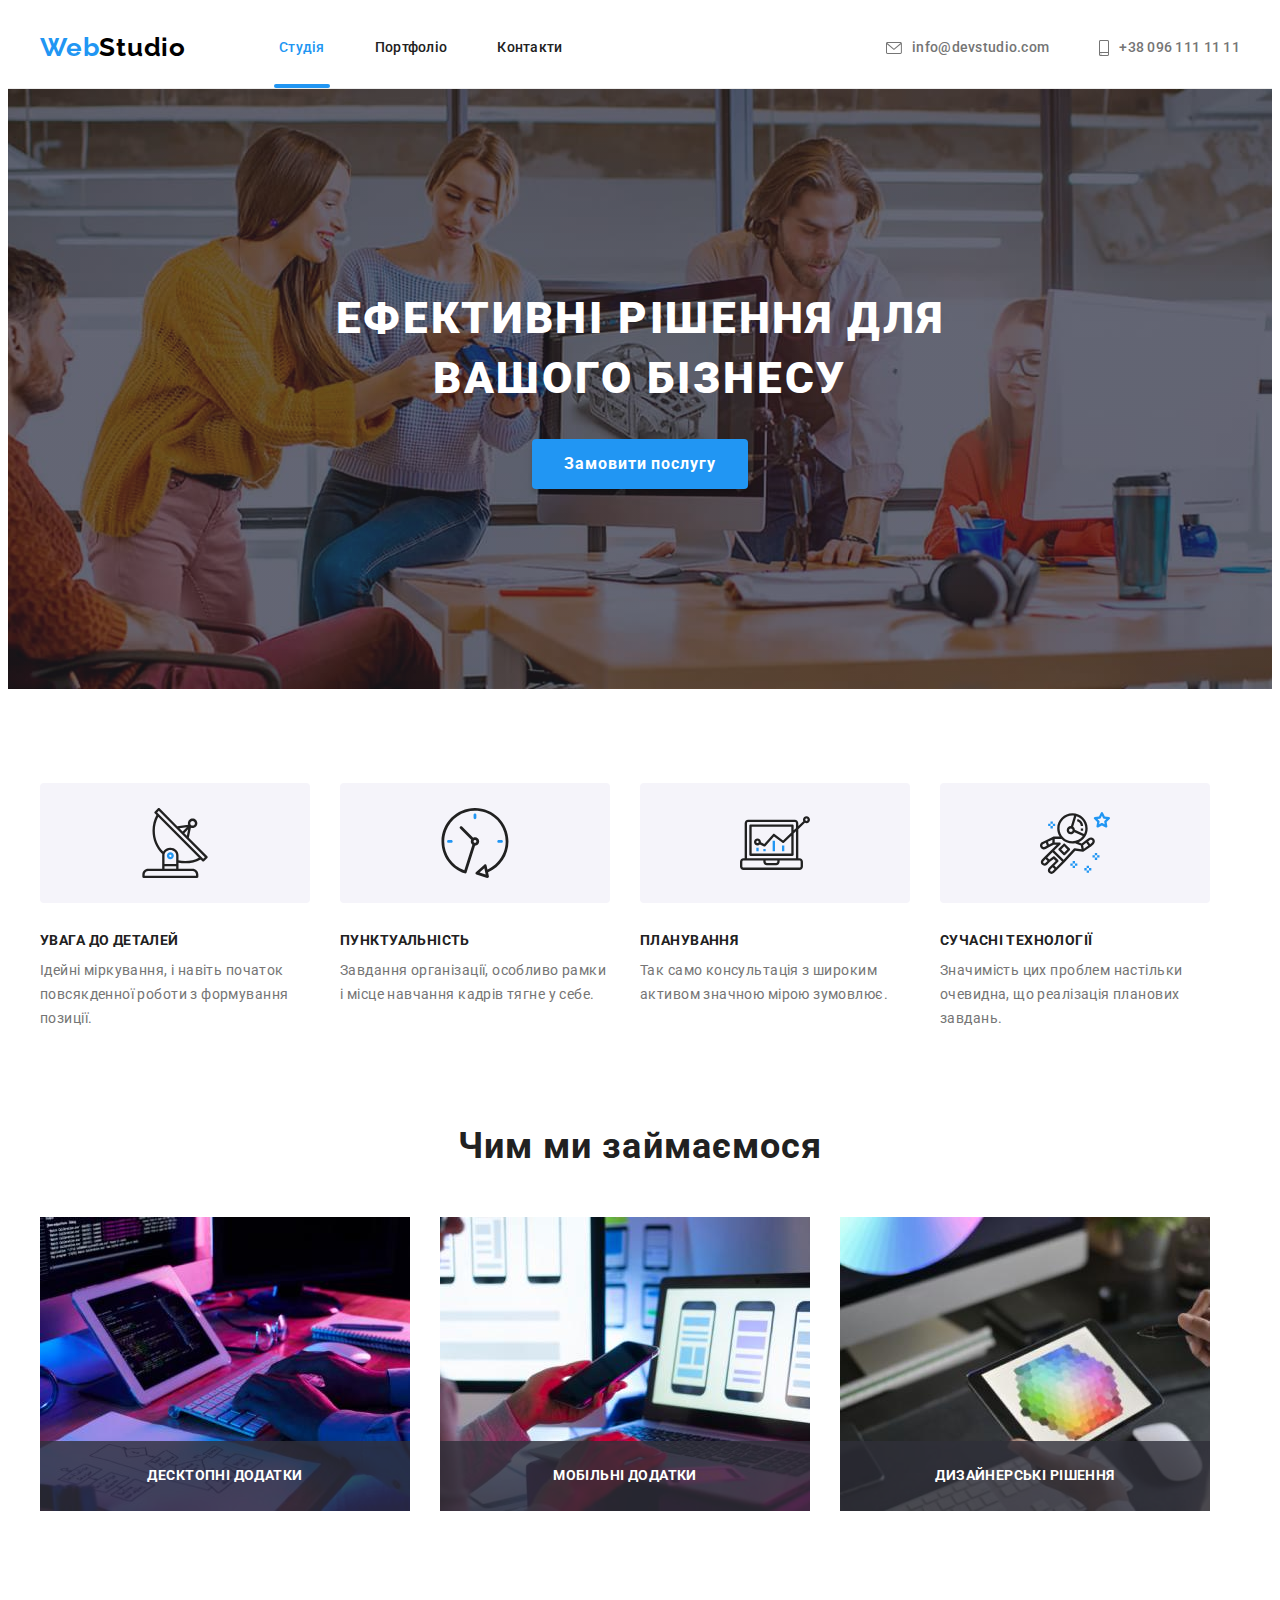
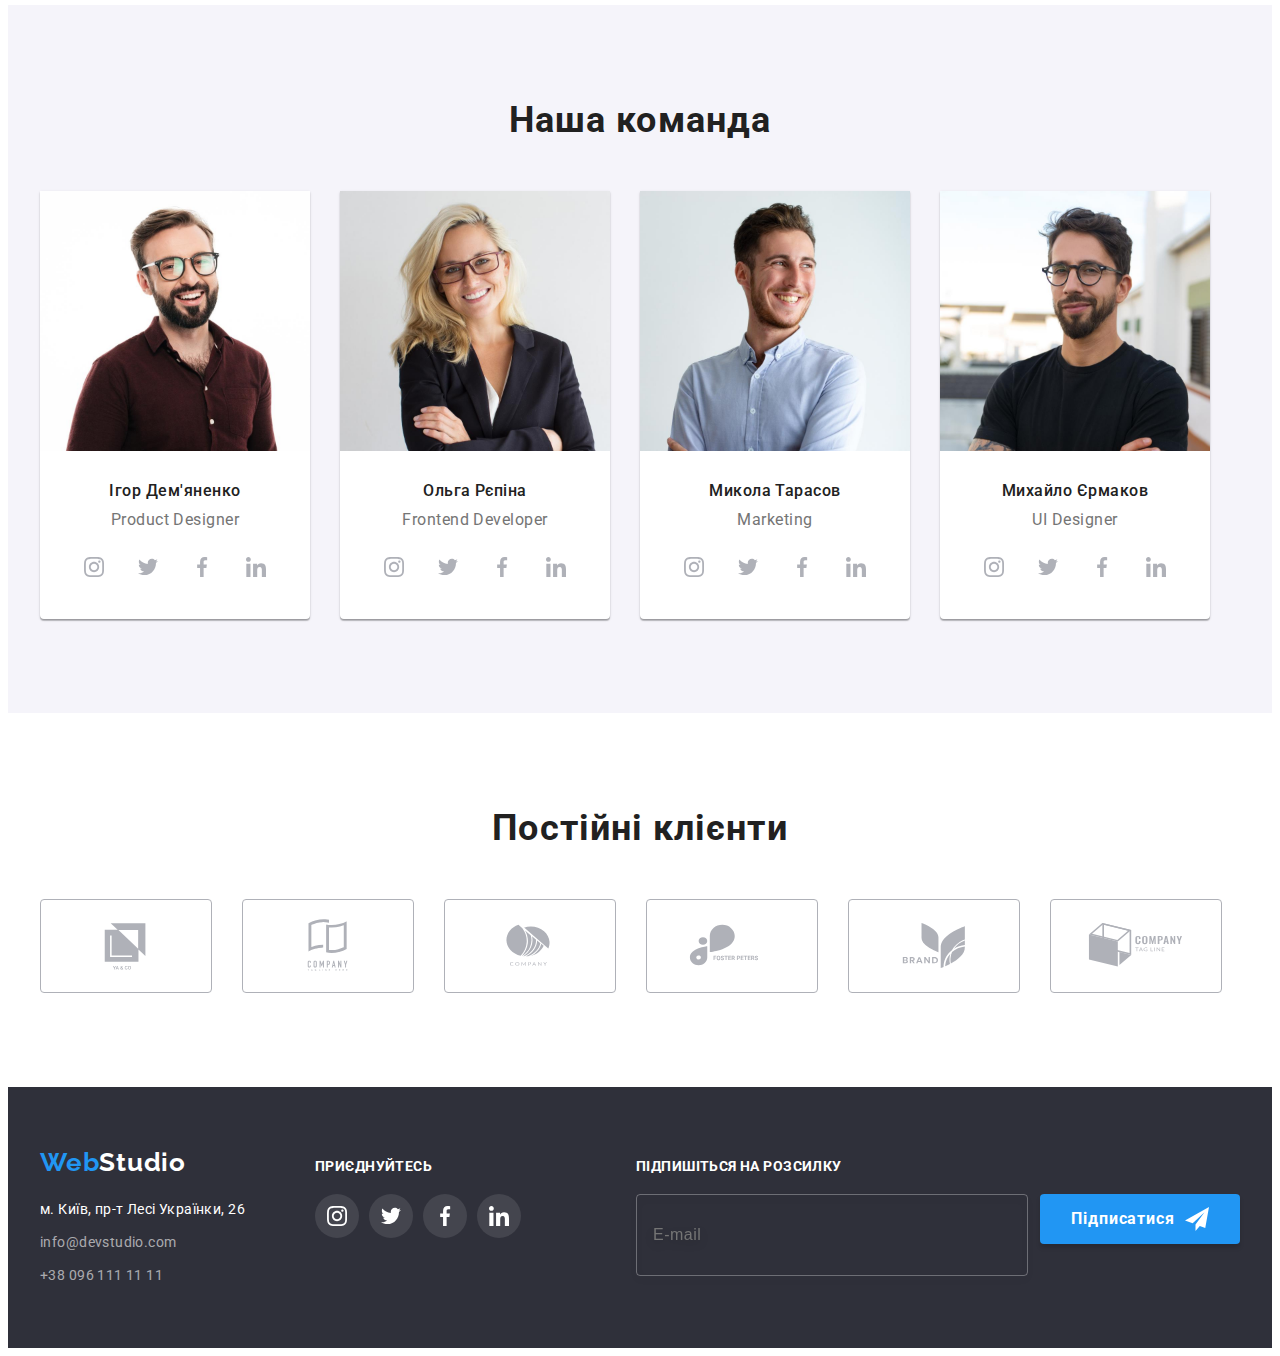
<file: index.html>
<!DOCTYPE html>
<html lang="uk">
  <head>
    <meta charset="utf-8" />
    <meta http-equiv="X-UA-Compatible" content="IE=edge" />
    <title>Web Studio</title>
    <!-- Fonts -->
    <link rel="preconnect" href="https://fonts.googleapis.com" />
    <link rel="preconnect" href="https://fonts.gstatic.com" crossorigin />
    <link
      href="https://fonts.googleapis.com/css2?family=Raleway:wght@700&family=Roboto:wght@400;500;700;900&display=swap"
      rel="stylesheet"
    />
    <!-- Modern Normalize -->
    <link
      rel="stylesheet"
      href="https://cdnjs.cloudflare.com/ajax/libs/modern-normalize/1.1.0/modern-normalize.min.css"
      integrity="sha512-wpPYUAdjBVSE4KJnH1VR1HeZfpl1ub8YT/NKx4PuQ5NmX2tKuGu6U/JRp5y+Y8XG2tV+wKQpNHVUX03MfMFn9Q=="
      crossorigin="anonymous"
      referrerpolicy="no-referrer"
    />
    <!-- Local Styles -->
    <link rel="stylesheet" href="./css/styles.css" />
  </head>

  <body class="page">
    <header class="pages-head">
      <div class="container">
        <nav class="head-nav">
          <a class="logo link" href="./index.html"><span class="logo-prime">Web</span>Studio</a>
          <ul class="list site-nav">
            <li><a href="./index.html" class="link current">Студія</a></li>
            <li><a href="./portfolio.html" class="link">Портфоліо</a></li>
            <li><a href="" class="link">Контакти</a></li>
          </ul>
        </nav>
        <ul class="list contact-list head-contacts">
          <li>
            <a href="mailto:info@devstudio.com" class="link">
              <svg class="icon mail-icon" width="16" height="12">
                <use href="./images/icons.svg#icon-envelope"></use>
              </svg>
              info@devstudio.com</a
            >
          </li>
          <li>
            <a href="tel:+380961111111" class="link">
              <svg class="icon tel-icon" width="10" height="16">
                <use href="./images/icons.svg#icon-smartphone"></use>
              </svg>
              +38 096 111 11 11</a
            >
          </li>
        </ul>
      </div>
    </header>

    <main>
      <section class="section hero">
        <div class="container">
          <h1 class="title hero-title">Ефективні рішення для вашого бізнесу</h1>
          <button data-modal-open type="button" class="button">Замовити послугу</button>
        </div>
      </section>

      <section class="section priorities-section">
        <div class="container">
          <h2 class="title section-title visually-hidden">Наші пріоритети</h2>
          <ul class="list priorities-list">
            <li>
              <div class="decoration">
                <svg class="icon" width="70" height="70">
                  <use href="./images/icons.svg#icon-antenna"></use>
                </svg>
              </div>
              <h3 class="title">УВАГА ДО ДЕТАЛЕЙ</h3>
              <p class="article">
                Ідейні міркування, і навіть початок повсякденної роботи з формування позиції.
              </p>
            </li>
            <li>
              <div class="decoration">
                <svg class="icon" width="70" height="70">
                  <use href="./images/icons.svg#icon-clock"></use>
                </svg>
              </div>
              <h3 class="title">ПУНКТУАЛЬНІСТЬ</h3>
              <p class="article">
                Завдання організації, особливо рамки і місце навчання кадрів тягне у себе.
              </p>
            </li>
            <li>
              <div class="decoration">
                <svg class="icon" width="70" height="70">
                  <use href="./images/icons.svg#icon-diagram"></use>
                </svg>
              </div>
              <h3 class="title">ПЛАНУВАННЯ</h3>
              <p class="article">Так само консультація з широким активом значною мірою зумовлює.</p>
            </li>
            <li>
              <div class="decoration">
                <svg class="icon" width="70" height="70">
                  <use href="./images/icons.svg#icon-astronaut"></use>
                </svg>
              </div>
              <h3 class="title">СУЧАСНІ ТЕХНОЛОГІЇ</h3>
              <p class="article">
                Значимість цих проблем настільки очевидна, що реалізація планових завдань.
              </p>
            </li>
          </ul>
        </div>
      </section>

      <section class="section work-section">
        <div class="container">
          <h2 class="title section-title">Чим ми займаємося</h2>
          <ul class="list work-list">
            <li>
              <div class="work-thumb">
                <img src="./images/index/laptop.jpg" alt="ноутбук" width="370" />
                <h3 class="title">Десктопні додатки</h3>
              </div>
            </li>
            <li>
              <div class="work-thumb">
                <img src="./images/index/phones.jpg" alt="смартфони" width="370" />
                <h3 class="title">Мобільні додатки</h3>
              </div>
            </li>
            <li>
              <div class="work-thumb">
                <img src="./images/index/tablet.jpg" alt="планшет" width="370" />
                <h3 class="title">Дизайнерські рішення</h3>
              </div>
            </li>
          </ul>
        </div>
      </section>

      <section class="section team-section">
        <div class="container">
          <h2 class="title section-title">Наша команда</h2>
          <ul class="list team-list">
            <li>
              <img
                class="image"
                src="./images/index/demianenko.jpg"
                alt="Product Designer"
                width="270"
              />
              <h3 class="title">Ігор Дем'яненко</h3>
              <p lang="en" class="article">Product Designer</p>
              <ul class="list socials">
                <li>
                  <a href="" target="_blank" rel="noopener noreferrer" class="link">
                    <svg class="icon" width="20" height="20">
                      <use href="./images/icons.svg#icon-instagram"></use>
                    </svg>
                  </a>
                </li>
                <li>
                  <a href="" target="_blank" rel="noopener noreferrer" class="link">
                    <svg class="icon" width="20" height="20">
                      <use href="./images/icons.svg#icon-twitter"></use>
                    </svg>
                  </a>
                </li>
                <li>
                  <a href="" target="_blank" rel="noopener noreferrer" class="link">
                    <svg class="icon" width="20" height="20">
                      <use href="./images/icons.svg#icon-facebook"></use>
                    </svg>
                  </a>
                </li>
                <li>
                  <a href="" target="_blank" rel="noopener noreferrer" class="link">
                    <svg class="icon" width="20" height="20">
                      <use href="./images/icons.svg#icon-linkedin"></use>
                    </svg>
                  </a>
                </li>
              </ul>
            </li>
            <li>
              <img
                class="image"
                src="./images/index/riepina.jpg"
                alt="Frontend Developer"
                width="270"
              />
              <h3 class="title">Ольга Рєпіна</h3>
              <p lang="en" class="article">Frontend Developer</p>
              <ul class="list socials">
                <li>
                  <a href="" target="_blank" rel="noopener noreferrer" class="link">
                    <svg class="icon" width="20" height="20">
                      <use href="./images/icons.svg#icon-instagram"></use>
                    </svg>
                  </a>
                </li>
                <li>
                  <a href="" target="_blank" rel="noopener noreferrer" class="link">
                    <svg class="icon" width="20" height="20">
                      <use href="./images/icons.svg#icon-twitter"></use>
                    </svg>
                  </a>
                </li>
                <li>
                  <a href="" target="_blank" rel="noopener noreferrer" class="link">
                    <svg class="icon" width="20" height="20">
                      <use href="./images/icons.svg#icon-facebook"></use>
                    </svg>
                  </a>
                </li>
                <li>
                  <a href="" target="_blank" rel="noopener noreferrer" class="link">
                    <svg class="icon" width="20" height="20">
                      <use href="./images/icons.svg#icon-linkedin"></use>
                    </svg>
                  </a>
                </li>
              </ul>
            </li>
            <li>
              <img class="image" src="./images/index/tarasov.jpg" alt="Marketing" width="270" />
              <h3 class="title">Микола Тарасов</h3>
              <p lang="en" class="article">Marketing</p>
              <ul class="list socials">
                <li>
                  <a href="" target="_blank" rel="noopener noreferrer" class="link">
                    <svg class="icon" width="20" height="20">
                      <use href="./images/icons.svg#icon-instagram"></use>
                    </svg>
                  </a>
                </li>
                <li>
                  <a href="" target="_blank" rel="noopener noreferrer" class="link">
                    <svg class="icon" width="20" height="20">
                      <use href="./images/icons.svg#icon-twitter"></use>
                    </svg>
                  </a>
                </li>
                <li>
                  <a href="" target="_blank" rel="noopener noreferrer" class="link">
                    <svg class="icon" width="20" height="20">
                      <use href="./images/icons.svg#icon-facebook"></use>
                    </svg>
                  </a>
                </li>
                <li>
                  <a href="" target="_blank" rel="noopener noreferrer" class="link">
                    <svg class="icon" width="20" height="20">
                      <use href="./images/icons.svg#icon-linkedin"></use>
                    </svg>
                  </a>
                </li>
              </ul>
            </li>
            <li>
              <img class="image" src="./images/index/jermakov.jpg" alt="UI Designer" width="270" />
              <h3 class="title">Михайло Єрмаков</h3>
              <p lang="en" class="article">UI Designer</p>
              <ul class="list socials">
                <li>
                  <a href="" target="_blank" rel="noopener noreferrer" class="link">
                    <svg class="icon" width="20" height="20">
                      <use href="./images/icons.svg#icon-instagram"></use>
                    </svg>
                  </a>
                </li>
                <li>
                  <a href="" target="_blank" rel="noopener noreferrer" class="link">
                    <svg class="icon" width="20" height="20">
                      <use href="./images/icons.svg#icon-twitter"></use>
                    </svg>
                  </a>
                </li>
                <li>
                  <a href="" target="_blank" rel="noopener noreferrer" class="link">
                    <svg class="icon" width="20" height="20">
                      <use href="./images/icons.svg#icon-facebook"></use>
                    </svg>
                  </a>
                </li>
                <li>
                  <a href="" target="_blank" rel="noopener noreferrer" class="link">
                    <svg class="icon" width="20" height="20">
                      <use href="./images/icons.svg#icon-linkedin"></use>
                    </svg>
                  </a>
                </li>
              </ul>
            </li>
          </ul>
        </div>
      </section>

      <section class="section clientage-section">
        <div class="container">
          <h2 class="title section-title">Постійні клієнти</h2>
          <ul class="list clientage-list">
            <li>
              <a class="link client-link" href="" target="_blank" rel="noopener noreferrer">
                <svg class="icon" width="106" height="60">
                  <use href="./images/icons.svg#icon-ya-co"></use>
                </svg>
              </a>
            </li>
            <li>
              <a class="link client-link" href="" target="_blank" rel="noopener noreferrer">
                <svg class="icon" width="106" height="60">
                  <use href="./images/icons.svg#icon-tag-line"></use>
                </svg>
              </a>
            </li>
            <li>
              <a class="link client-link" href="" target="_blank" rel="noopener noreferrer">
                <svg class="icon" width="106" height="60">
                  <use href="./images/icons.svg#icon-citrus"></use>
                </svg>
              </a>
            </li>
            <li>
              <a class="link client-link" href="" target="_blank" rel="noopener noreferrer">
                <svg class="icon" width="106" height="60">
                  <use href="./images/icons.svg#icon-foster-peters"></use>
                </svg>
              </a>
            </li>
            <li>
              <a class="link client-link" href="" target="_blank" rel="noopener noreferrer">
                <svg class="icon" width="106" height="60">
                  <use href="./images/icons.svg#icon-brand"></use>
                </svg>
              </a>
            </li>
            <li>
              <a class="link client-link" href="" target="_blank" rel="noopener noreferrer">
                <svg class="icon" width="106" height="60">
                  <use href="./images/icons.svg#icon-cube"></use>
                </svg>
              </a>
            </li>
          </ul>
        </div>
      </section>
    </main>

    <footer class="footer">
      <div class="container">
        <div class="address-block">
          <a class="logo link footer-logo" href="./index.html"
            ><span class="logo-prime">Web</span>Studio</a
          >
          <address class="address">
            <a
              href="https://goo.gl/maps/X5hqmzbYpQWMFNwu7"
              target="_blank"
              rel="noopener noreferrer"
              class="link post-address"
              >м. Київ, пр-т Лесі Українки, 26</a
            >
            <ul class="list contact-list footer-contacts">
              <li>
                <a href="mailto:info@devstudio.com" class="link">info@devstudio.com</a>
              </li>
              <li>
                <a href="tel:+380961111111" class="link">+38 096 111 11 11</a>
              </li>
            </ul>
          </address>
        </div>

        <div class="invitation">
          <h2 class="title footer-title">Приєднуйтесь</h2>
          <ul class="list socials">
            <li>
              <a href="" target="_blank" rel="noopener noreferrer" class="link">
                <svg class="icon" width="20" height="20">
                  <use href="./images/icons.svg#icon-instagram"></use>
                </svg>
              </a>
            </li>
            <li>
              <a href="" target="_blank" rel="noopener noreferrer" class="link">
                <svg class="icon" width="20" height="20">
                  <use href="./images/icons.svg#icon-twitter"></use>
                </svg>
              </a>
            </li>
            <li>
              <a href="" target="_blank" rel="noopener noreferrer" class="link">
                <svg class="icon" width="20" height="20">
                  <use href="./images/icons.svg#icon-facebook"></use>
                </svg>
              </a>
            </li>
            <li>
              <a href="" target="_blank" rel="noopener noreferrer" class="link">
                <svg class="icon" width="20" height="20">
                  <use href="./images/icons.svg#icon-linkedin"></use>
                </svg>
              </a>
            </li>
          </ul>
        </div>

        <div class="subscription">
          <h2 class="title footer-title">Підпишіться на розсилку</h2>
          <form name="subscription_form" class="subscription-form" action="">
            <input type="email" placeholder="E-mail" />
            <button class="button subscribe-button" type="submit">
              <span>Підписатися</span>
              <svg class="icon" width="24" height="24">
                <use href="./images/icons.svg#icon-send"></use>
              </svg>
            </button>
          </form>
        </div>
      </div>
    </footer>

    <!-- Modal wind -->
    <div data-modal class="backdrop is-hidden">
      <div class="modal">
        <button data-modal-close class="button modal-close-button">
          <svg class="icon" width="18" height="18">
            <use href="./images/icons.svg#icon-close"></use>
          </svg>
        </button>
        <h2 class="title">Залиште свої дані, ми вам передзвонимо</h2>
        <form name="callback_form" class="callback-form" action="">
          <label>
            <span>Ім'я</span>
            <div class="input-form">
              <input type="text" name="username" class="input-field" />
              <svg class="icon" width="18" height="18">
                <use href="./images/icons.svg#icon-person"></use>
              </svg>
            </div>
          </label>
          <label>
            <span>Телефон</span>
            <div class="input-form">
              <input type="tel" name="user_tel_number" class="input-field" />
              <svg class="icon" width="18" height="18">
                <use href="./images/icons.svg#icon-phone"></use>
              </svg>
            </div>
          </label>
          <label>
            <span>Пошта</span>
            <div class="input-form">
              <input type="email" name="user_email" class="input-field" />
              <svg class="icon" width="18" height="18">
                <use href="./images/icons.svg#icon-email"></use>
              </svg>
            </div>
          </label>
          <label class="comment-label">
            <span>Коментар</span>
            <textarea name="comment" placeholder="Введіть текст" class="input-field"></textarea>
          </label>
          <label class="checkbox-label">
            <div class="checkbox-icon">
              <input type="checkbox" name="mailings_consent" value="true" />
              <svg class="check-frame" width="16" height="15">
                <use href="./images/icons.svg#icon-check-frame"></use>
              </svg>
              <svg class="check-icon" width="16" height="15">
                <use href="./images/icons.svg#icon-check"></use>
              </svg>
            </div>
            <p>Погоджуюся з розсилкою та приймаю&nbsp;<a class="link" href="">Умови договору</a></p>
          </label>
          <button type="submit" class="button">Відправити</button>
        </form>
      </div>
    </div>

    <!-- Scripts -->
    <script src="./js/modal.js"></script>
  </body>
</html>
</file>
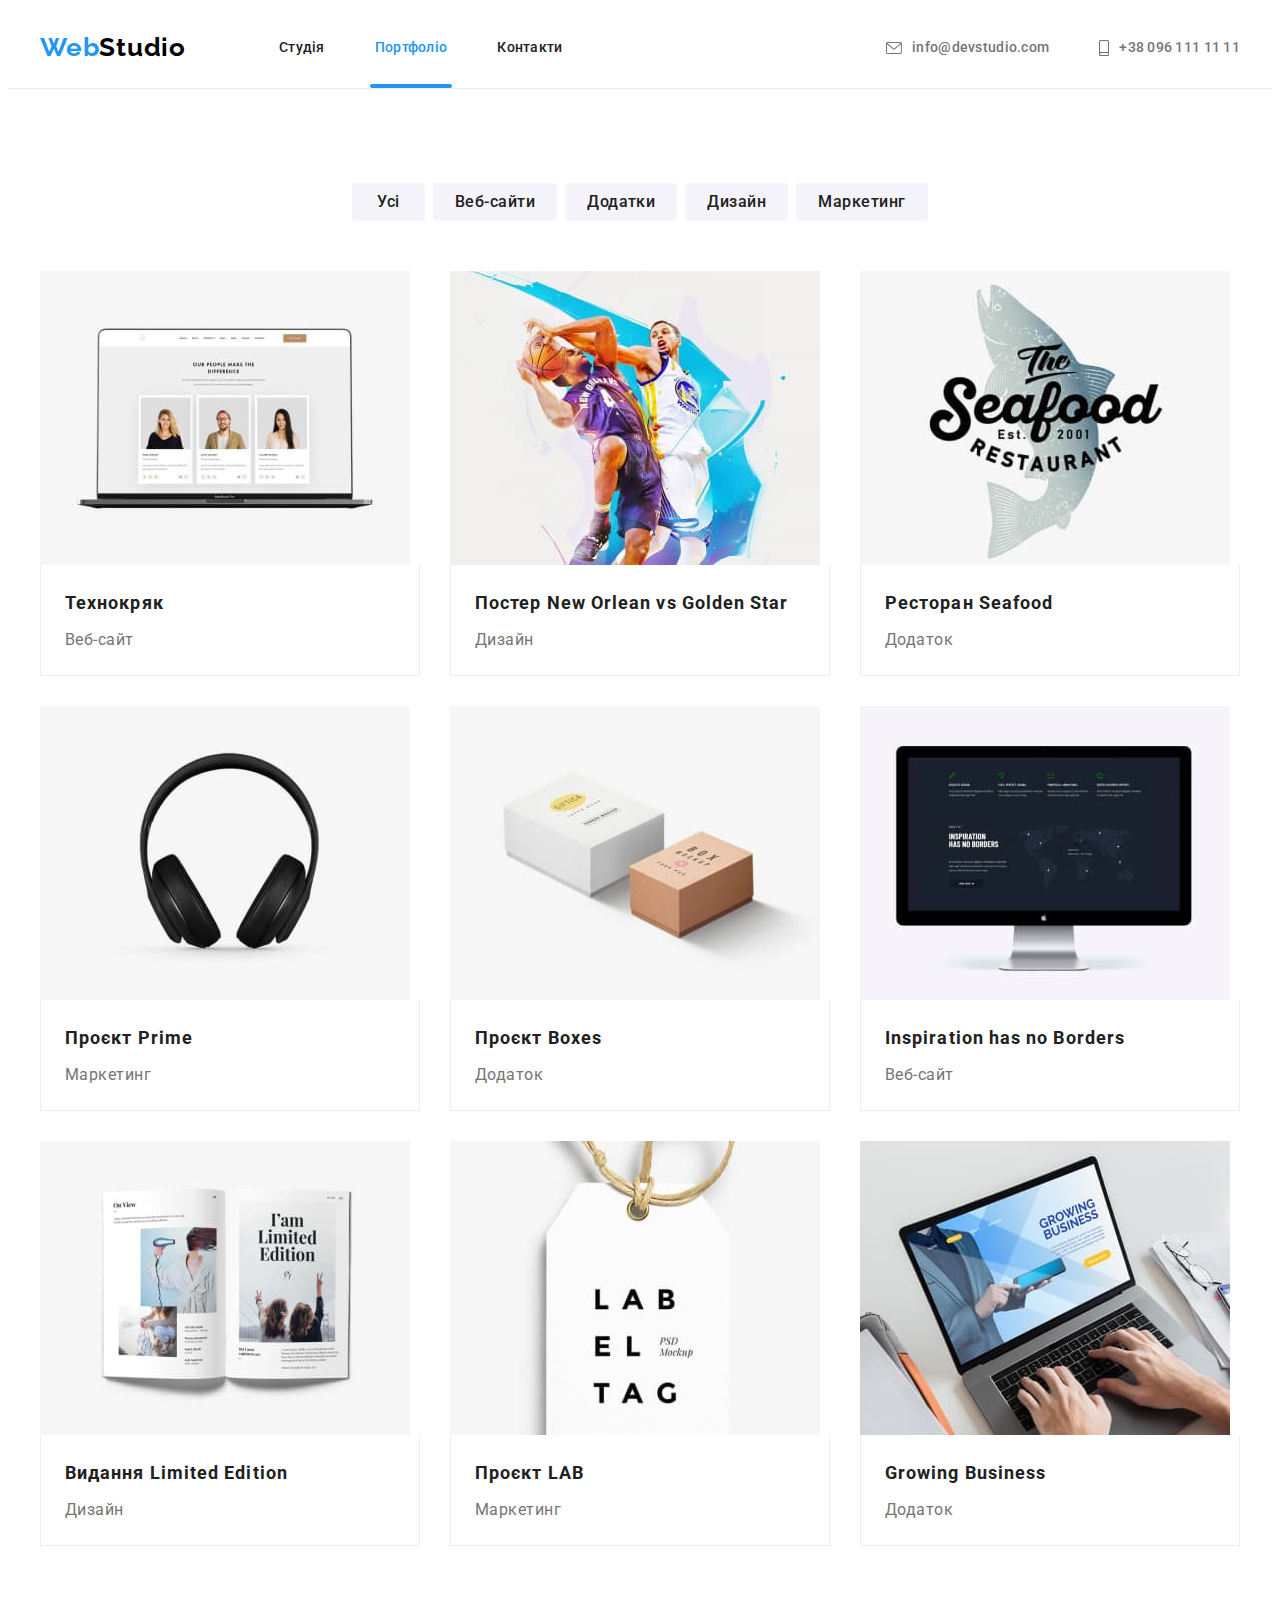
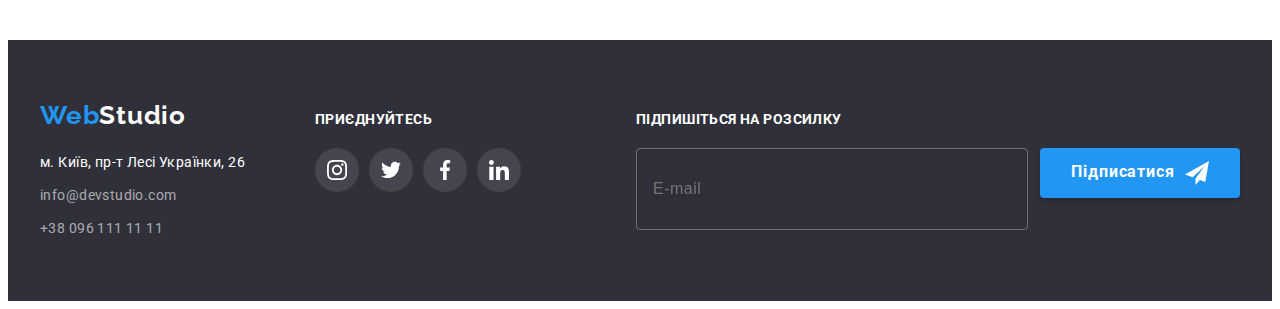
<file: portfolio.html>
<!DOCTYPE html>
<html lang="uk">
  <head>
    <meta charset="UTF-8" />
    <meta http-equiv="X-UA-Compatible" content="IE=edge" />
    <meta name="viewport" content="width=device-width, initial-scale=1.0" />
    <title>Document</title>
    <!-- Fonts -->
    <link rel="preconnect" href="https://fonts.googleapis.com" />
    <link rel="preconnect" href="https://fonts.gstatic.com" crossorigin />
    <link
      href="https://fonts.googleapis.com/css2?family=Raleway:wght@700&family=Roboto:wght@400;500;700;900&display=swap"
      rel="stylesheet"
    />
    <!-- Modern Normalize -->
    <link
      rel="stylesheet"
      href="https://cdnjs.cloudflare.com/ajax/libs/modern-normalize/1.1.0/modern-normalize.min.css"
      integrity="sha512-wpPYUAdjBVSE4KJnH1VR1HeZfpl1ub8YT/NKx4PuQ5NmX2tKuGu6U/JRp5y+Y8XG2tV+wKQpNHVUX03MfMFn9Q=="
      crossorigin="anonymous"
      referrerpolicy="no-referrer"
    />
    <!-- Local Styles -->
    <link rel="stylesheet" href="./css/styles.css" />
  </head>

  <body class="page">
    <header class="pages-head">
      <div class="container">
        <nav class="head-nav">
          <a class="logo link" href="./index.html"><span class="logo-prime">Web</span>Studio</a>
          <ul class="list site-nav">
            <li><a href="./index.html" class="link">Студія</a></li>
            <li>
              <a href="./portfolio.html" class="link current">Портфоліо</a>
            </li>
            <li><a href="" class="link">Контакти</a></li>
          </ul>
        </nav>
        <ul class="list contact-list head-contacts">
          <li>
            <a href="mailto:info@devstudio.com" class="link">
              <svg class="icon mail-icon" width="16" height="12">
                <use href="./images/icons.svg#icon-envelope"></use>
              </svg>
              info@devstudio.com</a
            >
          </li>
          <li>
            <a href="tel:+380961111111" class="link">
              <svg class="icon tel-icon" width="10" height="16">
                <use href="./images/icons.svg#icon-smartphone"></use>
              </svg>
              +38 096 111 11 11</a
            >
          </li>
        </ul>
      </div>
    </header>

    <main>
      <section class="section portfolio-section">
        <div class="container">
          <h1 class="visually-hidden">Портфоліо</h1>

          <ul class="list sort-list">
            <li><button type="button" class="button all-button">Усі</button></li>
            <li><button type="button" class="button">Веб-сайти</button></li>
            <li><button type="button" class="button">Додатки</button></li>
            <li><button type="button" class="button">Дизайн</button></li>
            <li><button type="button" class="button">Маркетинг</button></li>
          </ul>

          <ul class="list portfolio-list">
            <li class="">
              <div class="portfolio-thumb">
                <img
                  class="image"
                  src="./images/portfolio/technokriak-web.jpg"
                  alt="Сайт Технокряк"
                  width="370"
                />
                <p class="">
                  Технокряк - це сайт для злому Ваших цифрових аккаунтів. Хтось "крякнув" Ваш
                  банківський рахунок? Швидше за все, це були ми! Або ні)
                </p>
              </div>
              <div class="card-description">
                <h2 class="title">Технокряк</h2>
                <p class="article">Веб-сайт</p>
              </div>
            </li>
            <li class="">
              <div class="portfolio-thumb">
                <img
                  class="image"
                  src="./images/portfolio/basketball.jpg"
                  alt="Постер гри New Orlean vs Golden Star"
                  width="370"
                />
                <p class="">
                  Хочете знати, як прийшла ідея з дизайном цього постера? Наш фотограф просто
                  заставив баскетболістів цибнути у воду! Не питайте, як він це зробив!
                </p>
              </div>
              <div class="card-description">
                <h2 class="title">Постер New Orlean vs Golden Star</h2>
                <p class="article">Дизайн</p>
              </div>
            </li>
            <li class="">
              <div class="portfolio-thumb">
                <img
                  class="image"
                  src="./images/portfolio/seafood.jpg"
                  alt="Лого ресторану Seafood"
                  width="370"
                />
                <p class="">
                  The Seafood - єдиний в Техасі ресторан морської їжі! Тільки найсвіжіші продукти!
                  Присягаємось, що вся наша їжа була живою, коли її виловили із океану!
                </p>
              </div>
              <div class="card-description">
                <h2 class="title">Ресторан Seafood</h2>
                <p class="article">Додаток</p>
              </div>
            </li>
            <li class="">
              <div class="portfolio-thumb">
                <img
                  class="image"
                  src="./images/portfolio/prime.jpg"
                  alt="Дизайн проєкта Prime"
                  width="370"
                />
                <p class="">
                  Ми просто продаємо підробні китайські навушники. Чому Prime? А як ще заставити Вас
                  купити підробні китайські навушники?
                </p>
              </div>
              <div class="card-description">
                <h2 class="title">Проєкт Prime</h2>
                <p class="article">Маркетинг</p>
              </div>
            </li>
            <li class="">
              <div class="portfolio-thumb">
                <img
                  class="image"
                  src="./images/portfolio/boxes.jpg"
                  alt="Дизайн проєкта Boxes"
                  width="370"
                />
                <p class="">
                  Пропонуємо запакувати в наші коробочки все, що Ваша душа забажає, - від
                  подарункового мила до колишнього, який вибішує! ;)
                </p>
              </div>
              <div class="card-description">
                <h2 class="title">Проєкт Boxes</h2>
                <p class="article">Додаток</p>
              </div>
            </li>
            <li class="">
              <div class="portfolio-thumb">
                <img
                  class="image"
                  src="./images/portfolio/inspiration-web.jpg"
                  alt="Дизайн сайту Inspiration has no Borders"
                  width="370"
                />
                <p class="">
                  Наше натхнення не знає кордонів, тому ми вирішили зробити свій сайт в нудних
                  чорно-білих кольорах!
                </p>
              </div>
              <div class="card-description">
                <h2 class="title">Inspiration has no Borders</h2>
                <p class="article">Веб-сайт</p>
              </div>
            </li>
            <li class="">
              <div class="portfolio-thumb">
                <img
                  class="image"
                  src="./images/portfolio/limited-edition.jpg"
                  alt="Дизайн видання Limited Edition"
                  width="370"
                />
                <p class="">
                  Видання Limited Edition у найкращому вигляді реалізує Ваші амбітні плани із
                  задоволення Вашого Его і видасть Вам книгу у кількості 1шт.
                </p>
              </div>
              <div class="card-description">
                <h2 class="title">Видання Limited Edition</h2>
                <p class="article">Дизайн</p>
              </div>
            </li>
            <li class="">
              <div class="portfolio-thumb">
                <img
                  class="image"
                  src="./images/portfolio/lab.jpg"
                  alt="Дизайн проєкта LAB"
                  width="370"
                />
                <p class="">
                  Проєкт LAB - це амбіційний мертвонароджений проєкт з продажу лабораторних робіт із
                  оккультизму
                </p>
              </div>
              <div class="card-description">
                <h2 class="title">Проєкт LAB</h2>
                <p class="article">Маркетинг</p>
              </div>
            </li>
            <li class="">
              <div class="portfolio-thumb">
                <img
                  class="image"
                  src="./images/portfolio/growing-business.jpg"
                  alt="Дизайн Growing Business"
                  width="370"
                />
                <p class="">
                  Growing business - це сумнівна фірма, яка виманить у Вас останні гроші, щоб
                  посадити їх у благодатний грунт своїх кишень
                </p>
              </div>
              <div class="card-description">
                <h2 class="title">Growing Business</h2>
                <p class="article">Додаток</p>
              </div>
            </li>
          </ul>
        </div>
      </section>
    </main>

    <footer class="footer">
      <div class="container">
        <div class="address-block">
          <a class="logo link footer-logo" href="./index.html"
            ><span class="logo-prime">Web</span>Studio</a
          >
          <address class="address">
            <a
              href="https://goo.gl/maps/X5hqmzbYpQWMFNwu7"
              target="_blank"
              rel="noopener noreferrer"
              class="link post-address"
              >м. Київ, пр-т Лесі Українки, 26</a
            >
            <ul class="list contact-list footer-contacts">
              <li>
                <a href="mailto:info@devstudio.com" class="link">info@devstudio.com</a>
              </li>
              <li>
                <a href="tel:+380961111111" class="link">+38 096 111 11 11</a>
              </li>
            </ul>
          </address>
        </div>

        <div class="invitation">
          <h2 class="title footer-title">Приєднуйтесь</h2>
          <ul class="list socials">
            <li>
              <a href="" target="_blank" rel="noopener noreferrer" class="link">
                <svg class="icon" width="20" height="20">
                  <use href="./images/icons.svg#icon-instagram"></use>
                </svg>
              </a>
            </li>
            <li>
              <a href="" target="_blank" rel="noopener noreferrer" class="link">
                <svg class="icon" width="20" height="20">
                  <use href="./images/icons.svg#icon-twitter"></use>
                </svg>
              </a>
            </li>
            <li>
              <a href="" target="_blank" rel="noopener noreferrer" class="link">
                <svg class="icon" width="20" height="20">
                  <use href="./images/icons.svg#icon-facebook"></use>
                </svg>
              </a>
            </li>
            <li>
              <a href="" target="_blank" rel="noopener noreferrer" class="link">
                <svg class="icon" width="20" height="20">
                  <use href="./images/icons.svg#icon-linkedin"></use>
                </svg>
              </a>
            </li>
          </ul>
        </div>

        <div class="subscription">
          <h2 class="title footer-title">Підпишіться на розсилку</h2>
          <form name="subscription_form" class="subscription-form" action="">
            <input type="email" placeholder="E-mail" />
            <button class="button subscribe-button" type="submit">
              <span>Підписатися</span>
              <svg class="icon" width="24" height="24">
                <use href="./images/icons.svg#icon-send"></use>
              </svg>
            </button>
          </form>
        </div>
      </div>
    </footer>
  </body>
</html>
</file>
<file: css/styles.css>
:root {
  --main-font-family: 'Roboto';
  --main-font-style: normal;

  --main-text-color: #757575;
  --clear-white-color: #ffffff;
  --titles-color: #212121;
  --brand-color: #2196f3;
  --page-background-color: #f5f5f5;
  --hero-background-color: #c4c4c4;

  --page-width: 1600px;
  --container-width: 1200px;

  --normal-transition-duration: 250ms;
  --normal-transition-timing-function: cubic-bezier(0.4, 0, 0.2, 1);
}

p {
  margin: 0;
}

img {
  display: block;
}

svg {
  display: block;
}

.page {
  font-family: var(--main-font-family), sans-serif;
  font-size: 14px;
  color: var(--main-text-color);

  background-color: var(--clear-white-color);
}

.section {
  padding-top: 94px;
  padding-bottom: 94px;
}

.container {
  margin: 0 auto;
  padding-left: 15px;
  padding-right: 15px;

  width: var(--container-width);
}

.title {
  margin-top: 0;
  margin-bottom: 0;

  color: var(--titles-color);
}

.section-title {
  margin-bottom: 50px;
  margin-left: auto;
  margin-right: auto;

  font-size: 36px;
  line-height: 1.17;
  letter-spacing: 0.03em;
  text-align: center;
}

.visually-hidden {
  position: absolute;
  white-space: nowrap;
  width: 1px;
  height: 1px;
  overflow: hidden;
  border: 0;
  padding: 0;
  clip: rect(0 0 0 0);
  clip-path: inset(50%);
  margin: -1px;
}

.list {
  margin: 0;
  padding: 0;

  list-style: none;
}

.link {
  display: inline-flex;
  margin: 0;

  text-decoration: none;
}

.button {
  display: inline-flex;
  margin: 0;

  font-family: var(--main-font-family), sans-serif;
  font-style: var(--main-font-style);

  cursor: pointer;
}

/* Header */
.pages-head {
  margin-left: auto;
  margin-right: auto;

  border-bottom: 1px solid #ececec;
}

.pages-head .container {
  display: flex;
}

.head-nav {
  display: flex;
  margin-right: auto;
}

/* Site-nav */
.site-nav {
  display: flex;
}

.site-nav > li:not(:last-child) {
  margin-right: 50px;
}

.site-nav .link {
  padding-top: 32px;
  padding-bottom: 32px;

  font-weight: 500;
  line-height: 1.14;
  letter-spacing: 0.02em;

  color: var(--titles-color);

  transition-duration: var(--normal-transition-duration);
  transition-timing-function: var(--normal-transition-timing-function);
  transition-property: color;
}

.site-nav .link:hover,
.site-nav .link:focus {
  color: var(--brand-color);
}

/* Logo */
.logo {
  margin-right: 93px;

  padding-top: 24px;
  padding-bottom: 25px;

  font-family: 'Raleway', sans-serif;
  font-style: normal;
  font-weight: 700;
  font-size: 26px;
  line-height: 1.19;
  letter-spacing: 0.03em;

  color: #000000;
}

.logo-prime {
  color: var(--brand-color);
}

.link.current {
  position: relative;

  color: var(--brand-color);
}

.link.current::after {
  --width-difference: 10px;

  position: absolute;
  content: '';
  bottom: 0px;
  left: calc(0px - var(--width-difference) * 0.5);

  width: calc(100% + var(--width-difference));
  height: 4px;
  background: var(--brand-color);
  border-radius: 2px;
}

/* Contakts */
.head-contacts {
  display: flex;
}

.head-contacts > li:not(:last-child) {
  margin-right: 50px;
}

.head-contacts .link {
  padding-top: 32px;
  padding-bottom: 32px;

  align-items: center;
}

.contact-list .link {
  font-weight: 500;
  line-height: 1.14;
  letter-spacing: 0.02em;

  color: var(--main-text-color);

  transition-duration: var(--normal-transition-duration);
  transition-timing-function: var(--normal-transition-timing-function);
  transition-property: color;
}

.contact-list .link:hover,
.contact-list .link:focus {
  color: var(--brand-color);
}

.mail-icon,
.tel-icon {
  margin-right: 10px;

  fill: currentColor;
}

/* Main in index.html*/
/* Hero section*/
.hero {
  margin-left: auto;
  margin-right: auto;

  max-width: 1600px;

  padding-top: 200px;
  padding-bottom: 200px;
  text-align: center;

  background-image: linear-gradient(to right, rgba(47, 48, 58, 0.4), rgba(47, 48, 58, 0.4)),
    url(../images/background-images/background-header.jpg);
  background-repeat: no-repeat;
  background-position: center;
  background-size: var(--page-width);
  background-color: var(--hero-background-color);
}

.hero-title {
  margin-left: auto;
  margin-right: auto;
  margin-bottom: 30px;

  width: 696px;

  font-weight: 900;
  font-size: 44px;
  line-height: 1.36;
  letter-spacing: 0.06em;

  color: var(--clear-white-color);

  text-transform: uppercase;
}

.hero .button {
  padding: 10px 32px;

  font-weight: 700;
  font-size: 16px;
  line-height: 1.88;
  letter-spacing: 0.06em;

  color: var(--clear-white-color);

  background-color: var(--brand-color);

  box-shadow: 0px 4px 4px rgba(0, 0, 0, 0.15);
  border-radius: 4px;
  border: none;

  transition-duration: var(--normal-transition-duration);
  transition-timing-function: var(--normal-transition-timing-function);
  transition-property: background-color;
}

.hero .button:hover,
.hero .button:focus {
  background-color: #188ce8;
}

/* Priorities section */
.priorities-list {
  display: flex;
}

.priorities-list > li {
  width: 270px;
}

.priorities-list > li:not(:last-child) {
  margin-right: 30px;
}

.priorities-list .title {
  margin-bottom: 10px;

  font-size: 14px;
  line-height: 1.14;
  letter-spacing: 0.03em;
  text-transform: uppercase;
}

.priorities-list .article {
  line-height: 1.71;
  letter-spacing: 0.03em;
}

.decoration {
  display: flex;
  margin-bottom: 30px;
  height: 120px;

  align-items: center;
  justify-content: center;

  background-color: #f5f4fa;
  border-radius: 4px;
}

/* Work section */
.work-section {
  padding-top: 0px;
}

.work-list {
  display: flex;
}

.work-list > li {
  width: 370px;
}

.work-list > li:not(:last-child) {
  margin-right: 30px;
}

.work-thumb {
  position: relative;

  text-align: center;
}

.work-thumb .title {
  position: absolute;
  bottom: 0px;

  width: 100%;
  padding-top: 27px;
  padding-bottom: 27px;

  font-size: 14px;
  line-height: 1.14;
  letter-spacing: 0.03em;
  text-transform: uppercase;

  color: var(--clear-white-color);
  background-color: rgba(47, 48, 58, 0.8);
}

/* Team section */
.team-section {
  background-color: #f5f4fa;
}

.team-list {
  display: flex;
}

.team-list > li {
  padding-bottom: 30px;

  width: 270px;

  background-color: var(--clear-white-color);
  box-shadow: 0px 1px 3px rgba(0, 0, 0, 0.12), 0px 1px 1px rgba(0, 0, 0, 0.14),
    0px 2px 1px rgba(0, 0, 0, 0.2);
  border-radius: 0px 0px 4px 4px;
}

.team-list > li:not(:last-child) {
  margin-right: 30px;
}

.team-list .image {
  margin-bottom: 30px;
}

.team-list .title {
  margin-bottom: 10px;

  font-weight: 500;
  font-size: 16px;
  line-height: 1.19;
  letter-spacing: 0.03em;

  text-align: center;
}

.team-list .article {
  margin-bottom: 16px;

  font-size: 16px;
  line-height: 1.19;
  letter-spacing: 0.03em;

  text-align: center;
}

.socials {
  display: flex;
  flex-wrap: wrap;
  gap: 10px;
  justify-content: center;
}

.socials .link {
  width: 44px;
  height: 44px;
  align-items: center;
  justify-content: center;

  color: #afb1b8;

  border-radius: 50%;

  transition-duration: var(--normal-transition-duration);
  transition-timing-function: var(--normal-transition-timing-function);
  transition-property: color, background-color;
}

.socials .link:hover,
.socials .link:focus {
  color: var(--clear-white-color);
  background-color: var(--brand-color);
}

.socials .icon {
  fill: currentColor;
}

/* Clientage section */
.clientage-list {
  display: flex;
  gap: 30px;
}

.client-link {
  width: 170px;
  height: 92px;

  align-items: center;
  justify-content: center;

  color: #afb1b8;

  border: 1px solid #afb1b8;
  border-radius: 4px;

  transition-duration: var(--normal-transition-duration);
  transition-timing-function: var(--normal-transition-timing-function);
  transition-property: color, border-color;
}

.client-link:hover,
.client-link:focus {
  color: var(--brand-color);
  border-color: var(--brand-color);
}

.client-link .icon {
  fill: currentColor;
}

/* Footer */
.footer {
  padding-top: 60px;
  padding-bottom: 60px;

  background-color: #2f303a;
}

.footer .container {
  display: flex;

  align-items: baseline;
}

.address-block {
  margin-right: 70px;
}

.footer-logo {
  margin-right: auto;
  margin-bottom: 20px;
  padding: 0px;
  color: var(--clear-white-color);
}

.address {
  font-style: var(--main-font-style);
}

.post-address {
  margin-bottom: 9px;

  line-height: 1.71;
  letter-spacing: 0.03em;

  color: var(--clear-white-color);

  transition-duration: var(--normal-transition-duration);
  transition-timing-function: var(--normal-transition-timing-function);
  transition-property: color;
}

.post-address:hover,
.post-address:focus {
  color: var(--brand-color);
}

.footer-contacts li:not(:last-child) {
  margin-bottom: 9px;
}

.footer-contacts .link {
  font-weight: 400;
  line-height: 1.71;
  letter-spacing: 0.03em;

  color: rgba(255, 255, 255, 0.6);
}

.invitation {
  margin-right: auto;
}

.footer-title {
  margin-bottom: 20px;

  font-size: 14px;
  line-height: 1.17;
  letter-spacing: 0.03em;
  text-transform: uppercase;

  color: var(--clear-white-color);
}

.invitation .link {
  color: var(--clear-white-color);
  background-color: rgba(255, 255, 255, 0.1);
}

.subscription-form {
  display: flex;
}

.subscription-form > input {
  width: 358px;
  height: 50px;
  margin-right: 12px;
  padding: 15px 16px;

  font-size: 16px;
  line-height: 1.25;
  letter-spacing: 0.03em;

  color: var(--clear-white-color);
  background-color: inherit;

  border: 1px solid rgba(255, 255, 255, 0.3);
  filter: drop-shadow(0px 4px 4px rgba(0, 0, 0, 0.15));
  border-radius: 4px;
}

.subscribe-button {
  width: 200px;
  height: 50px;

  align-items: center;
  justify-content: center;

  font-weight: 700;
  font-size: 16px;
  line-height: 1.88;
  letter-spacing: 0.06em;

  color: var(--clear-white-color);
  background-color: var(--brand-color);

  box-shadow: 0px 4px 4px rgba(0, 0, 0, 0.15);
  border-radius: 4px;
  border: none;

  transition-duration: var(--normal-transition-duration);
  transition-timing-function: var(--normal-transition-timing-function);
  transition-property: background-color;
}

.subscribe-button:hover,
.subscribe-button:focus {
  background-color: #188ce8;
}

.subscribe-button > span {
  margin-right: 10px;
}

.subscribe-button .icon {
  fill: currentColor;
}

/* Modal wind */
.backdrop {
  position: fixed;
  top: 0;
  left: 0;
  width: 100%;
  height: 100%;

  background-color: rgba(0, 0, 0, 0.2);

  transition-duration: var(--normal-transition-duration);
  transition-timing-function: var(--normal-transition-timing-function);
  transition-property: visibility, opacity;
}

.backdrop.is-hidden {
  visibility: hidden;
  opacity: 0;
  pointer-events: none;
}

.modal {
  position: absolute;
  top: 50%;
  left: 50%;
  transform: translate(-50%, -50%);

  min-width: 528px;
  min-height: 581px;
  padding: 40px;

  box-shadow: 0px 1px 3px rgba(0, 0, 0, 0.12), 0px 1px 1px rgba(0, 0, 0, 0.14),
    0px 2px 1px rgba(0, 0, 0, 0.2);
  border-radius: 4px;
  background-color: var(--clear-white-color);

  opacity: 1;

  transition-duration: var(--normal-transition-duration);
  transition-timing-function: var(--normal-transition-timing-function);
  transition-property: transform, opacity;
}

.backdrop.is-hidden .modal {
  transform: translate(-50%, 0);
  opacity: 0;
}

.modal-close-button {
  position: absolute;
  top: 8px;
  right: 8px;

  width: 30px;
  height: 30px;
  padding: 0;

  align-items: center;
  justify-content: center;

  border: 1px solid rgba(0, 0, 0, 0.1);
  border-radius: 50%;
  background-color: var(--clear-white-color);

  transition-duration: var(--normal-transition-duration);
  transition-timing-function: var(--normal-transition-timing-function);
  transition-property: fill;
}

.modal-close-button:hover,
.modal-close-button:focus {
  fill: var(--brand-color);
}

.modal > h2 {
  margin-bottom: 12px;

  font-size: 20px;
  text-align: center;
  letter-spacing: 0.03em;
}

.callback-form > label {
  display: flex;
  flex-direction: column;

  margin-bottom: 10px;

  cursor: pointer;
}

.callback-form > label > span {
  margin-bottom: 4px;

  font-size: 12px;
  line-height: 1.17;
  letter-spacing: 0.01em;
}

.input-form {
  position: relative;
}

.input-field {
  width: 100%;
  height: 40px;
  padding-left: 42px;

  cursor: pointer;

  border-width: 1px;
  border-style: solid;
  border-color: rgba(33, 33, 33, 0.2);
  border-radius: 4px;

  outline-width: 1px;
  outline-color: var(--brand-color);
}

.input-form .icon {
  position: absolute;
  left: 12px;
  top: 50%;
  transform: translateY(-50%);

  transition-duration: var(--normal-transition-duration);
  transition-timing-function: var(--normal-transition-timing-function);
  transition-property: fill;
}

.input-field:focus ~ .icon {
  fill: var(--brand-color);
}

.callback-form .comment-label {
  margin-bottom: 20px;
}

.comment-label .input-field {
  height: 120px;
  padding: 12px 16px;

  font-size: 12px;
  line-height: 1.17;
  letter-spacing: 0.01em;

  resize: none;
}

.comment-label .input-field::placeholder {
  color: rgba(117, 117, 117, 0.5);
}

.callback-form .checkbox-label {
  position: relative;
  flex-direction: row;
  margin-bottom: 30px;

  align-items: center;
  justify-content: center;
}

.checkbox-icon {
  position: relative;
  width: 16px;
  height: 15px;
  margin-right: 7px;

  cursor: pointer;
}

.checkbox-icon > input {
  opacity: 0;
}

.check-frame {
  position: absolute;
  top: 0;
  left: 0;
  width: 100%;
  height: 100%;

  opacity: 1;

  transition-duration: var(--normal-transition-duration);
  transition-timing-function: var(--normal-transition-timing-function);
  transition-property: opacity, fill;
}

/* .checkbox-label:hover .check-frame {
  fill: var(--brand-color);
} */

.checkbox-icon > input:checked ~ .check-frame {
  opacity: 0;
}

.check-icon {
  position: absolute;
  top: 0;
  left: 0;
  width: 100%;
  height: 100%;

  opacity: 0;

  transition-duration: var(--normal-transition-duration);
  transition-timing-function: var(--normal-transition-timing-function);
  transition-property: opacity;
}

.checkbox-icon > input:checked ~ .check-icon {
  opacity: 1;
}

.checkbox-label > p {
  line-height: 1.71;
  letter-spacing: 0.03em;
}

.checkbox-label > p > a {
  color: var(--brand-color);
  text-decoration: underline;
}

.callback-form .button {
  display: block;
  width: 200px;
  height: 50px;
  margin-left: auto;
  margin-right: auto;

  font-weight: 700;
  font-size: 16px;
  line-height: 1.88;
  letter-spacing: 0.06em;

  color: var(--clear-white-color);
  background-color: var(--brand-color);
  box-shadow: 0px 4px 4px rgba(0, 0, 0, 0.15);
  border-radius: 4px;
  border: none;

  transition-duration: var(--normal-transition-duration);
  transition-timing-function: var(--normal-transition-timing-function);
  transition-property: background-color;
}

.callback-form .button:hover,
.callback-form .button:focus {
  background-color: #188ce8;
}

/* Main in portfolio.html */
/* Portfolio section */
.sort-list {
  display: flex;

  margin-left: auto;
  margin-right: auto;
  margin-bottom: 50px;

  justify-content: center;
}

.sort-list li:not(:last-child) {
  margin-right: 8px;
}

.sort-list .button {
  padding: 6px 22px;

  font-weight: 500;
  font-size: 16px;
  line-height: 1.62;
  letter-spacing: 0.03em;

  color: var(--titles-color);
  background: #f5f4fa;

  border-radius: 4px;
  border-style: hidden;

  transition-duration: var(--normal-transition-duration);
  transition-timing-function: var(--normal-transition-timing-function);
  transition-property: color, background-color, box-shadow;
}

.sort-list .button:hover,
.sort-list .button:focus {
  color: var(--clear-white-color);
  background-color: var(--brand-color);

  box-shadow: 0px 3px 1px rgba(0, 0, 0, 0.1), 0px 1px 2px rgba(0, 0, 0, 0.08),
    0px 2px 2px rgba(0, 0, 0, 0.12);
}

.button.all-button {
  padding-left: 25px;
  padding-right: 25px;
}

.portfolio-list {
  display: flex;
  flex-wrap: wrap;
  gap: 30px;
}

.portfolio-list > li {
  width: calc((100% - 60px) / 3);

  background-color: var(--clear-white-color);

  transition-duration: var(--normal-transition-duration);
  transition-timing-function: var(--normal-transition-timing-function);
  transition-property: box-shadow;
}

.portfolio-list > li:hover,
.portfolio-list > li:focus {
  box-shadow: 0px 1px 1px rgba(0, 0, 0, 0.12), 0px 4px 4px rgba(0, 0, 0, 0.06),
    1px 4px 6px rgba(0, 0, 0, 0.16);
}

.portfolio-thumb {
  position: relative;

  overflow: hidden;
}

.portfolio-thumb > p {
  position: absolute;
  top: 100%;

  height: 100%;
  padding: 63px 24px;

  font-size: 18px;
  line-height: 1.56;

  letter-spacing: 0.03em;
  color: var(--clear-white-color);
  background-color: rgba(33, 150, 243, 0.9);

  transition-duration: var(--normal-transition-duration);
  transition-timing-function: var(--normal-transition-timing-function);
  transition-property: top;
}

.portfolio-list > li:hover .portfolio-thumb > p {
  top: 0;
}

.card-description {
  padding: 20px 24px;

  border: 1px solid #eeeeee;
  border-top: none;
}

.portfolio-list .title {
  margin-bottom: 4px;

  font-size: 18px;
  line-height: 2;
  letter-spacing: 0.06em;
}

.portfolio-list .article {
  font-size: 16px;
  line-height: 1.88;
  letter-spacing: 0.03em;
}
</file>
